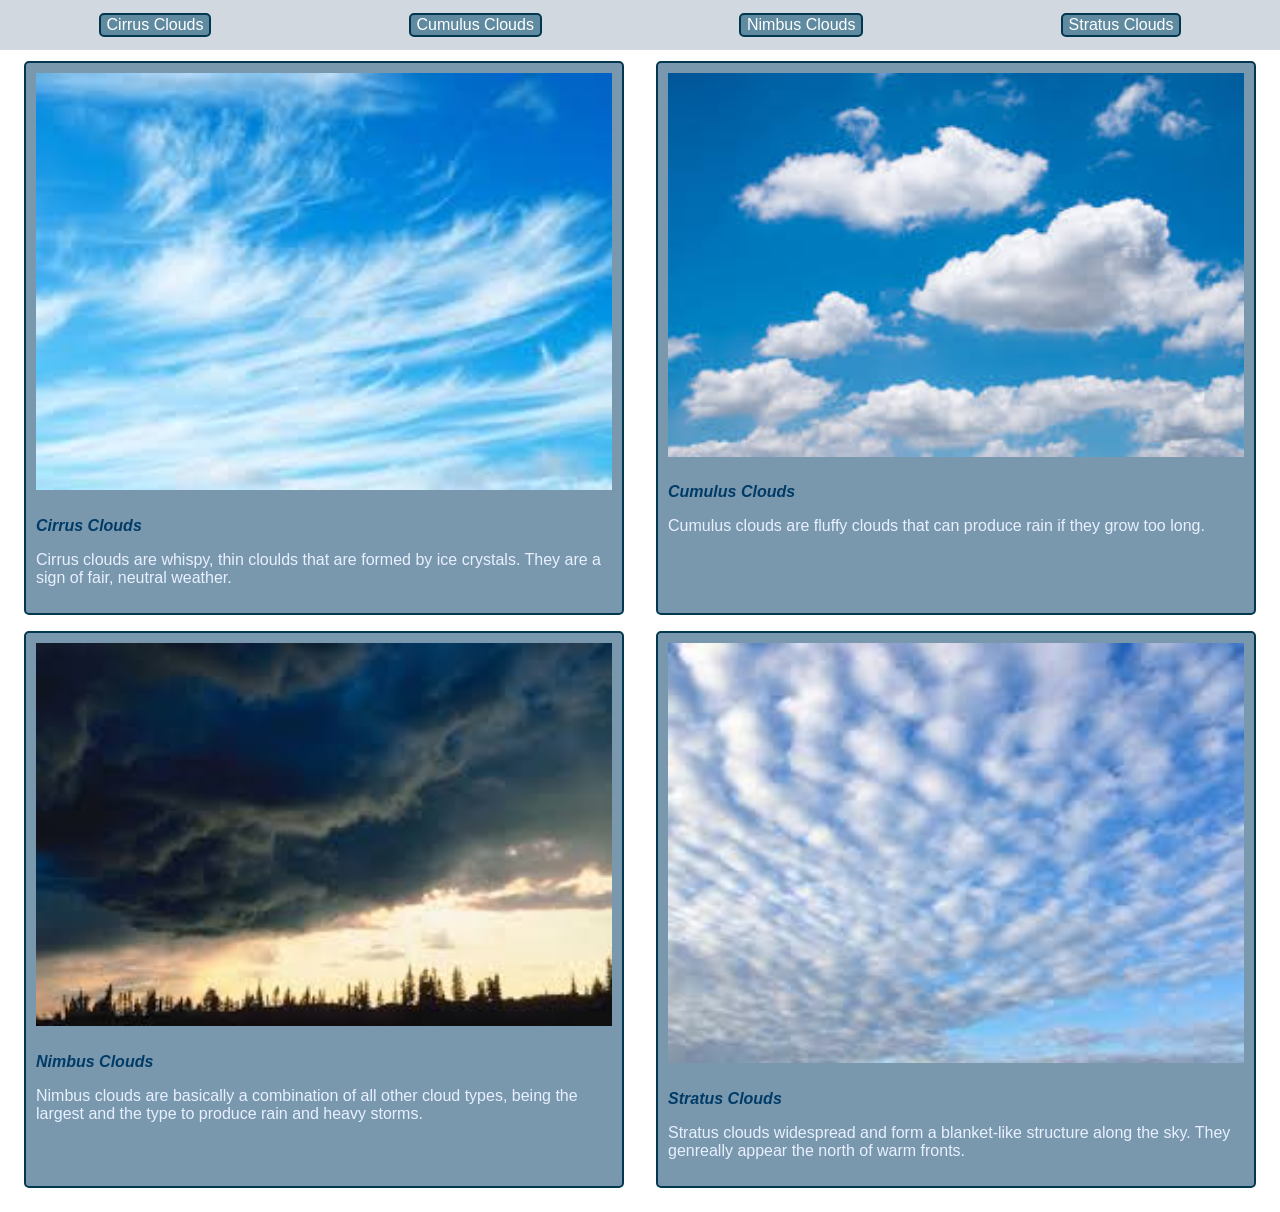
<file: Week4/index.html>
<!DOCTYPE html>
<html lang="en">
<head>
    <meta charset="UTF-8">
    <meta name="viewport" content="width=device-width, initial-scale=1.0">
    <title>Week 4 Website</title>
    <style>
        *{
            font-size: 16px;
            font-family:'Lucida Sans', 'Lucida Sans Regular', 'Lucida Grande', 'Lucida Sans Unicode', Geneva, Verdana, sans-serif
        }

        @media only screen and (max-width: 720px) {
            *{
                font-size: 12px;
            }
        }

        .fixed {
            background-color: rgb(210, 216, 223);
            height: 50px;
            position: fixed;
            top: 0px;
            left: 0px;
            width: 100vw;
            z-index: 10;
            display:flex;
            align-items: auto;
            flex-wrap: wrap;
            align-content: space-around;
            flex-direction: row;
            justify-content: space-around;
        }

        .buttons {
            background-color:rgb(95, 138, 160);
            color: white;
            border: 2px solid rgb(2, 56, 79);
            border-radius: 5px;
        }

        h1 {
            color: rgb(0, 59, 104);
            font-family:Verdana, Geneva, Tahoma, sans-serif;
            font-style: italic;
        }

        h2 {
            margin-bottom: 30px;
        }

        p {
            color: rgb(232, 240, 255);
        }

        .cards{
            display:flex;
            align-items: auto;
            flex-wrap: wrap;
            align-content: space-around;
            flex-direction: row;
            justify-content: space-around;
        }

        .cards > div {
            background-color: rgb(121, 152, 173);
            color: rgb(0, 0, 0); 
            margin-bottom: 16px;
            border: 2px solid rgb(2, 56, 79);
            border-radius: 5px;
            box-sizing: border-box;
            padding: 10px; 
            flex-basis: 600px;
        }

        .cards > div img {
            width: 100%;
            object-fit: height;
            margin-bottom: 12px;
        }

    </style>
</head>
<body>
    <div class="fixed">
        <button class="buttons">Cirrus Clouds</button>
        <button class="buttons">Cumulus Clouds</button>
        <button class="buttons">Nimbus Clouds</button>
        <button class="buttons">Stratus Clouds</button>
    </div>
    
    <div>
        <h2>Week 4 Website</h2>
        <div class="cards">
            <div>
                <img src="./assets/Cirrus.jpg"></img>
                <h1>Cirrus Clouds</h1>
                <p>Cirrus clouds are whispy, thin cloulds that are formed by ice crystals. They are a sign of fair, neutral weather.</p>
            </div>
    
            <div>
                <img src="./assets/Cumulus.jpg"></img>
                <h1>Cumulus Clouds</h1>
                <p>Cumulus clouds are fluffy clouds that can produce rain if they grow too long. </p>
            </div>
    
            <div>
                <img src="./assets/Nimbus.jpg"></img>
                <h1>Nimbus Clouds</h1>
                <p>Nimbus clouds are basically a combination of all other cloud types, being the largest and the type to produce rain and heavy storms.</p>
            </div>
            <div>
                <img src="./assets/Stratus.jpg"></img>
                <h1>Stratus Clouds</h1>
                <p>Stratus clouds widespread and form a blanket-like structure along the sky. They genreally appear the north of warm fronts.</p>
            </div>
        </div>
    </div>
</body>
</html>
</file>
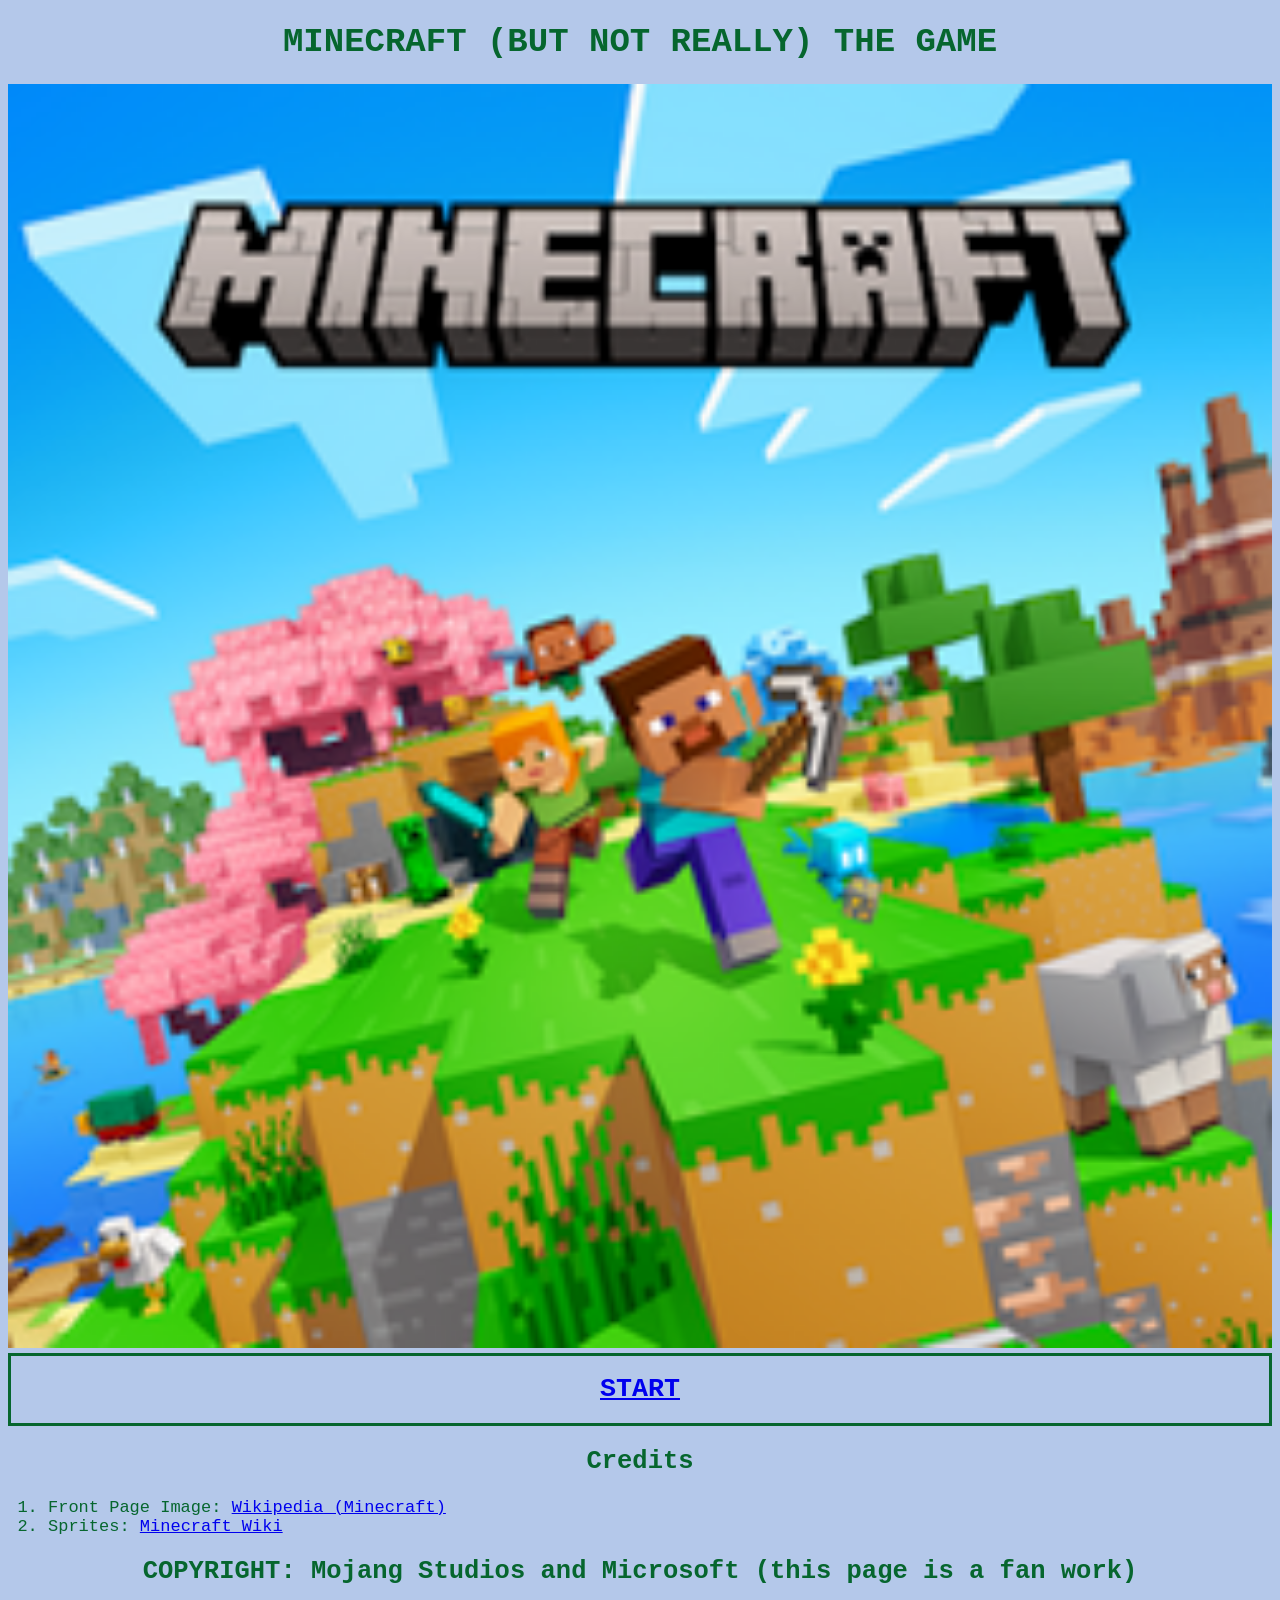
<file: Week2/FirstGameWeb/index.html>
<!DOCTYPE html>
<html lang="en">
<head>
    <meta charset="UTF-8">
    <meta name="viewport" content="width=device-width, initial-scale=1.0">
    <title>First Game</title>
</head>
 <h1 style="font-family:monospace; text-align:center; color:rgb(6, 102, 46)">MINECRAFT (BUT NOT REALLY) THE GAME</h1>

<body style="background-color:rgb(180, 200, 234); font-family:monospace; font-size:17px; color:rgb(6, 102, 46)">
    <img src=".\SpriteAssets\Minecraft.png" style="width:100%"></img>

    <button class="start-button" style="background-color: transparent; width:100%; border:3px solid rgb(6, 102, 46)"><h1 style="text-align:center; font-family:monospace; color:rgb(6, 95, 133)"><a href="./game.html">START</a></h1></button>


    <section id="credits">
        <h2 style="text-align:center;">Credits
        </h2>
        <ol>
            <li>Front Page Image: <a href="https://en.wikipedia.org/wiki/Minecraft">Wikipedia (Minecraft)</a></li>
            <li>Sprites: <a href="https://minecraft.wiki/">Minecraft Wiki</a></li>
        </ol>
    </section>

        <h2 style="font-family:monospace; text-align:center; color:rgb(6, 102, 46)">COPYRIGHT: Mojang Studios and Microsoft (this page is a fan work)</h2>

</body>
</html>
</file>
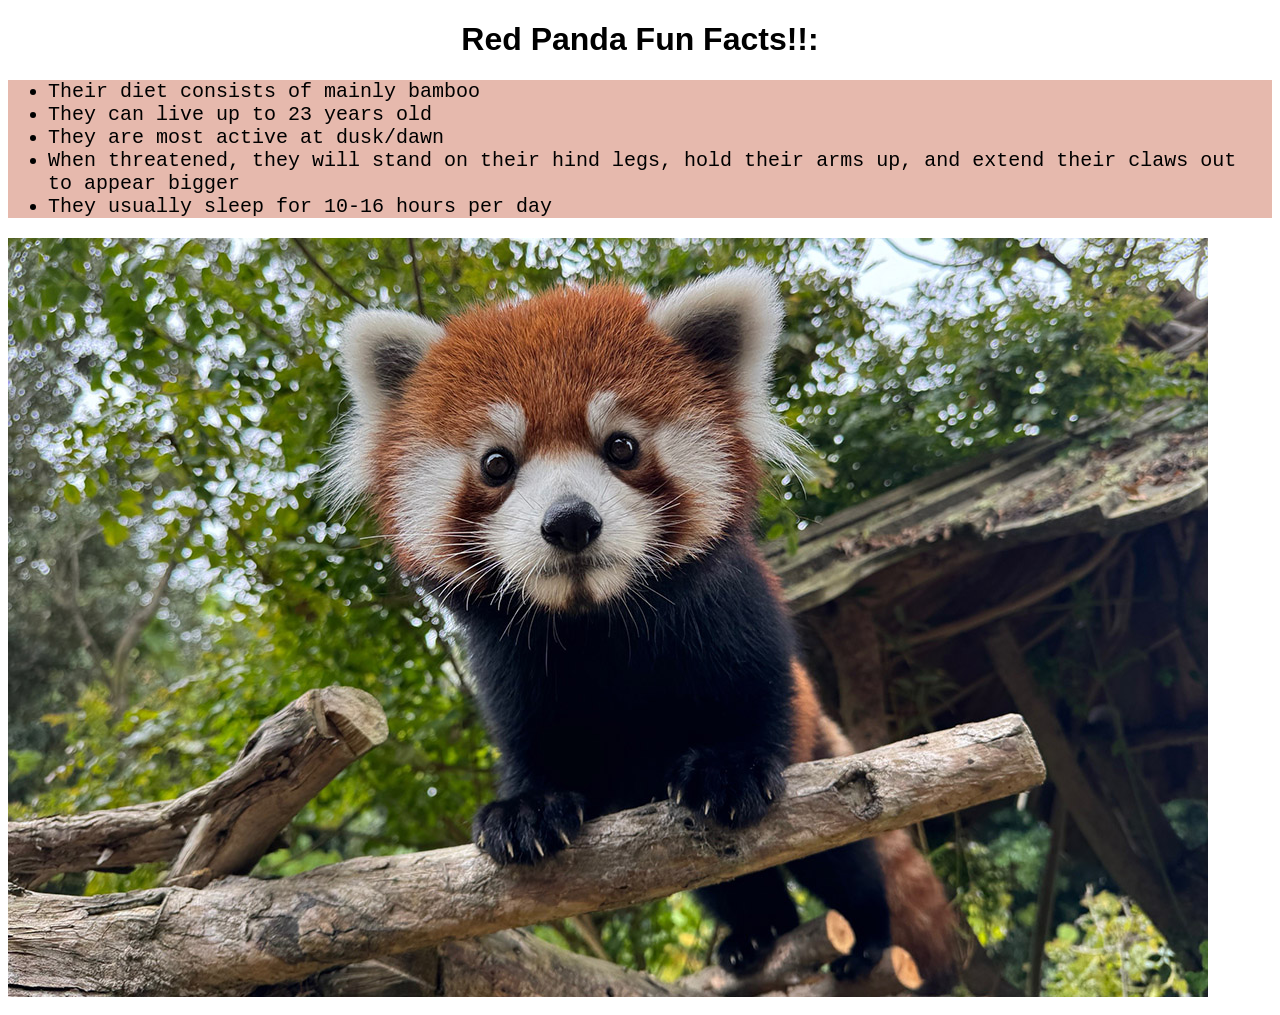
<file: Week2/FirstWebsite/index.html>
<!DOCTYPE html>
<html lang="en">
<head>
    <meta charset="UTF-8">
    <meta name="viewport" content="width=device-width, initial-scale=1.0">
    <title>My First Page</title>
</head>
<body>
    <h1 style= "text-align: center; font-family:'Segoe UI', Tahoma, Geneva, Verdana, sans-serif">Red Panda Fun Facts!!:</h1>
    
    <style>
    .facts
    {background-color:rgb(230, 185, 173); font-size:20px; font-family:monospace;}
    </style>
        <ul class="facts">
            <li>Their diet consists of mainly bamboo</li>
            <li>They can live up to 23 years old</li>
            <li>They are most active at dusk/dawn</li>
            <li>When threatened, they will stand on their hind legs, hold their arms up, and extend their claws out to appear bigger</li>
            <li>They usually sleep for 10-16 hours per day</li>
        </ul>
    
    <div id="RedPanda">
        <img src="./RedPandaImage.jpg"></img>
    </div>

</body>
</html>
</file>
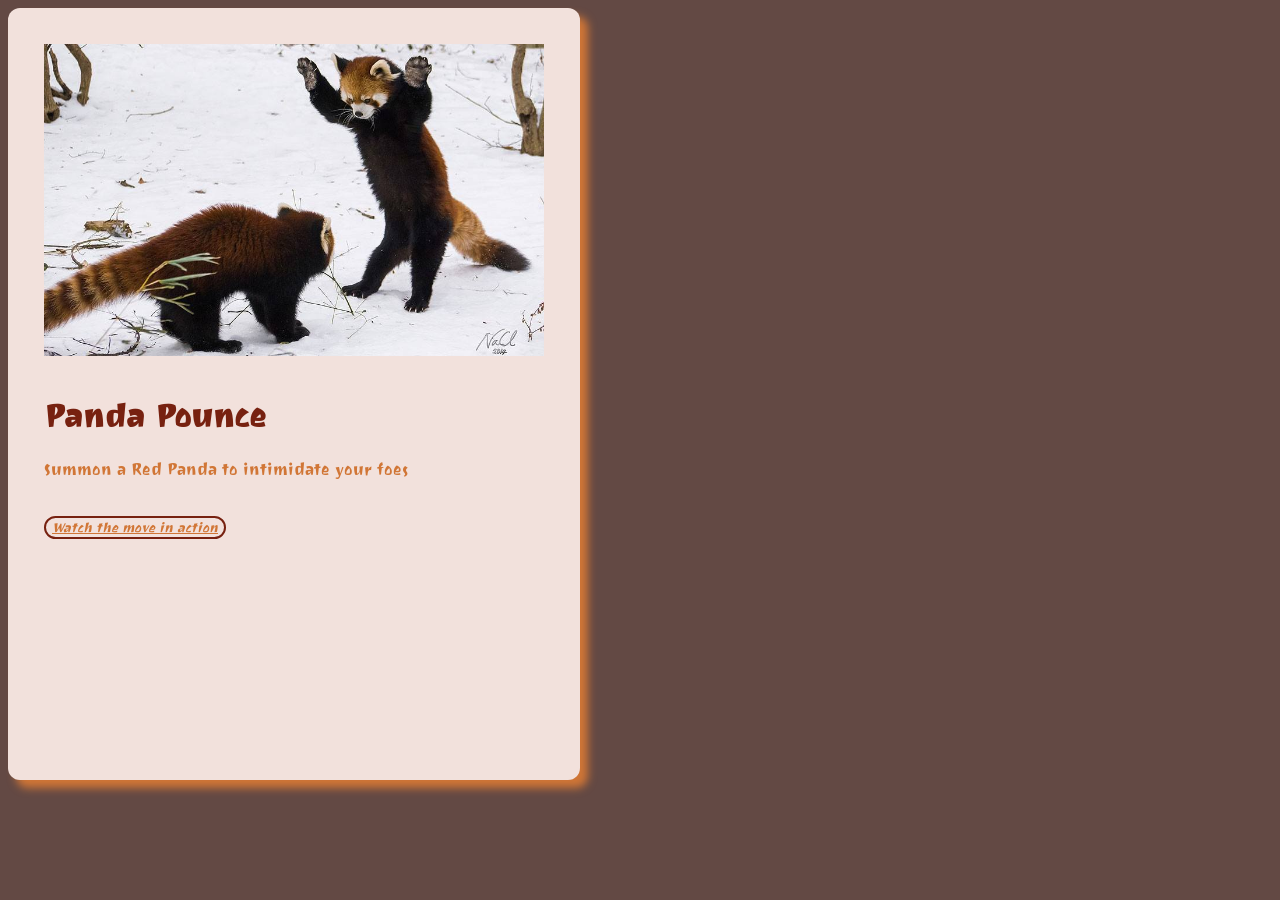
<file: Week3/CSSHomework/index.html>
<!DOCTYPE html>
<html lang="en">
<head>
    <meta charset="UTF-8">
    <meta name="viewport" content="width=device-width, initial-scale=1.0">
    <title>Week 3 Homework</title>
    <style>
    @import url('https://fonts.googleapis.com/css2?family=Joti+One&display=swap');
    </style>
    <link rel="stylesheet" href="./style.css">
</head>
<body>
    
    <div class="card">
        <div>
            <img src="./assets/redpandastand.jpeg"></img>
            <h1>Panda Pounce</h1>
            <p>Summon a Red Panda to intimidate your foes</p>
            <button class="button"><a href="https://www.youtube.com/shorts/jx107R52v0w">Watch the move in action</a></button>
        </div>
    </div>

</body>
</html>
</file>
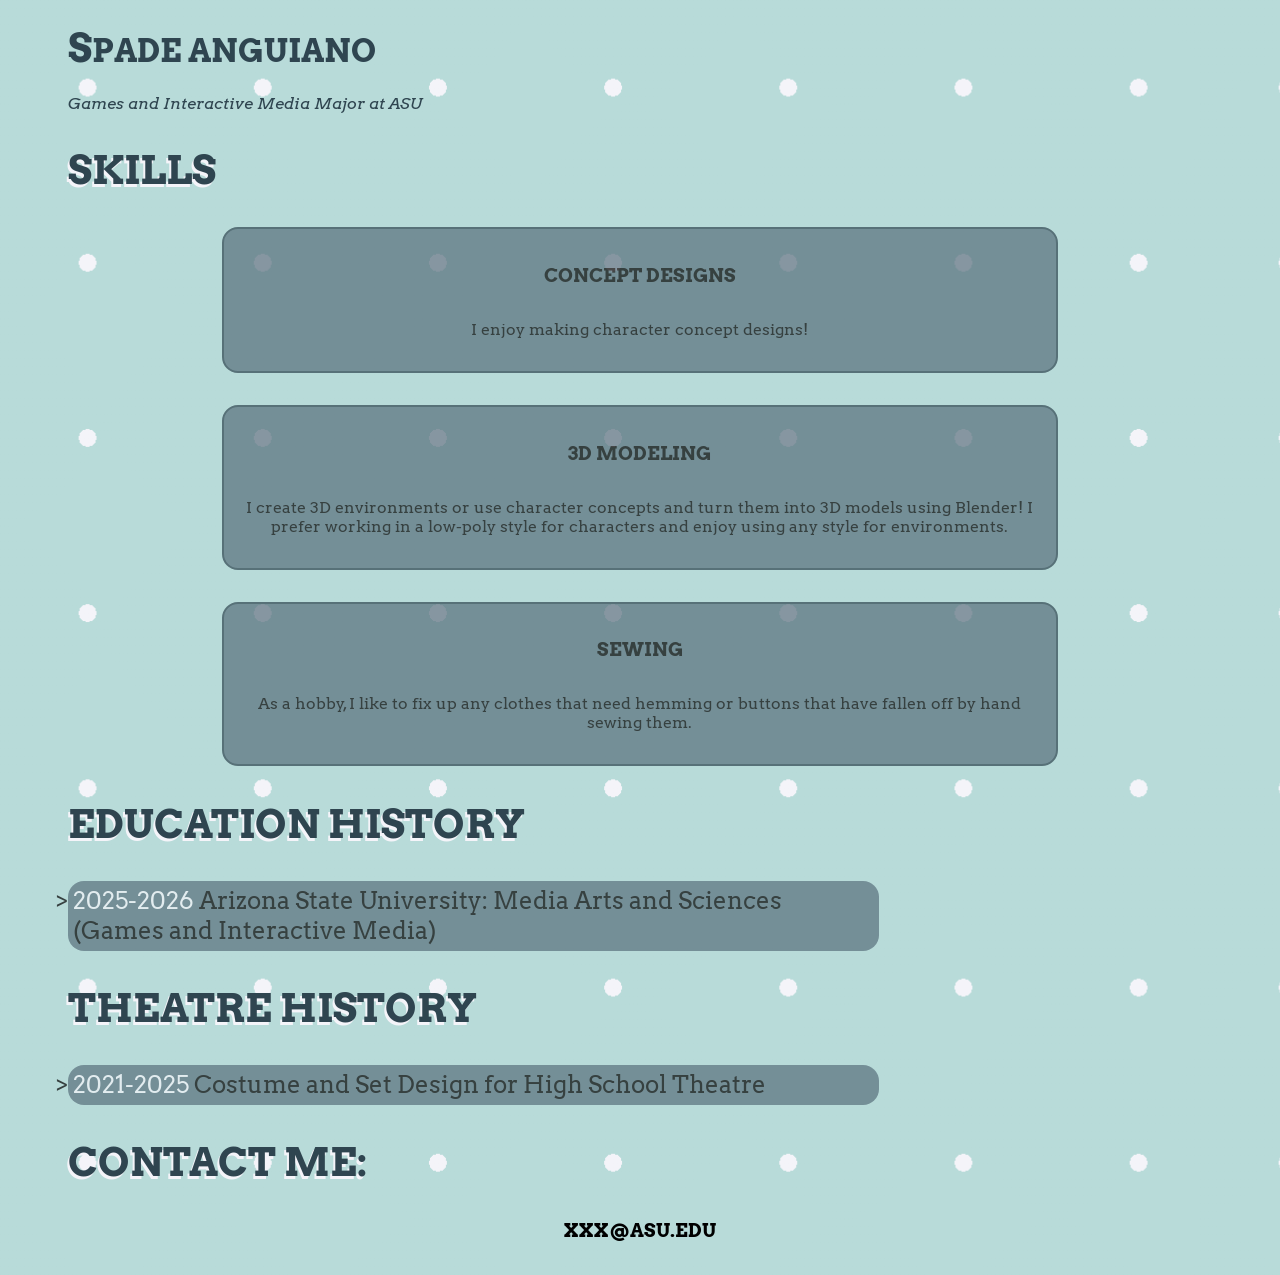
<file: Week3/Portfolio/index.html>
<!DOCTYPE html>
<html lang="en">
<head>
    <meta charset="UTF-8">
    <meta name="viewport" content="width=device-width, initial-scale=1.0">
    <title>Spade Anguiano Portfolio</title>
    <style>
        @import url('https://fonts.googleapis.com/css2?family=Arvo:ital,wght@0,400;0,700;1,400;1,700&family=Bricolage+Grotesque:opsz,wght@12..96,200..800&display=swap');
    </style>
    <link rel="stylesheet" href="./styles.css">

</head>
<body>
    <header>SPADE ANGUIANO</header>
    <div class="title">Games and Interactive Media Major at ASU</div>
    <div class="Skills"></div>
    <h2>Skills</h2>
    <div class="cards">
        <div>
            <h3>Concept Designs</h3><p>I enjoy making character concept designs!</p></div>

        <div>
            <h3>3D Modeling</h3><p>I create 3D environments or use character concepts and turn them into 3D models using Blender! I prefer working in a low-poly style for characters and enjoy using any style for environments.</p></div>

        <div>
            <h3>Sewing</h3><p>As a hobby, I like to fix up any clothes that need hemming or buttons that have fallen off by hand sewing them.</p></div>
    </div>

    <div class="history">
        <h2>EDUCATION HISTORY</h2>
        <ul>
            <li><span class="year">2025-2026</span> Arizona State University: Media Arts and Sciences (Games and Interactive Media)</li>
        </ul>
    </div>

    <div class="history">
        <h2>THEATRE HISTORY</h2>
        <ul>
            <li><span class="year">2021-2025</span> Costume and Set Design for High School Theatre</li>
        </ul>
    </div>

    <footer>
        <h2>Contact Me:</h2>
        <h3>xxx@asu.edu</h3>
    </footer>

</body>
</html>
</file>
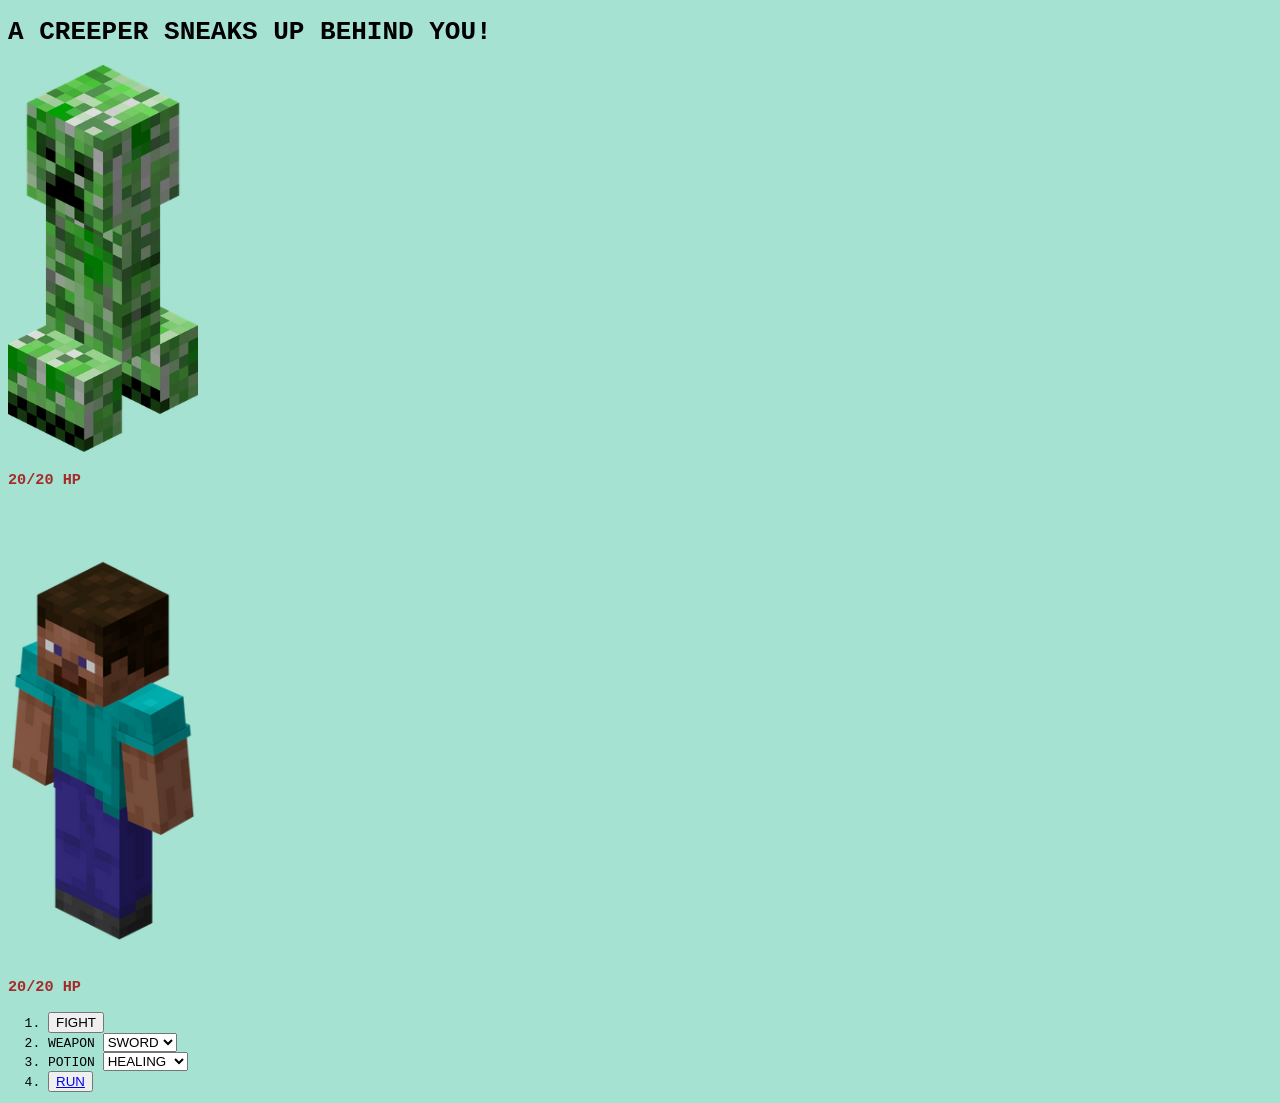
<file: Week2/FirstGameWeb/game.html>
<!DOCTYPE html>
<html lang="en">
<head>
    <meta charset="UTF-8">
    <meta name="viewport" content="width=device-width, initial-scale=1.0">
    <title>WEBPAGE WANTS TO BATTLE!</title>
</head>
<body class="battle" style="background-color:rgb(165, 226, 210); font-family:monospace;">
    <h1>A CREEPER SNEAKS UP BEHIND YOU!
    </h1>
    <section class="creeper">
        <img style="width:15%" src="./SpriteAssets/Creeper.png">
        </img>
        <h3 style="color:brown;">20/20 HP</h3>
    </section>

    <div><p>&nbsp;</p></div>

    <section class="steve">
        <img style="width:15%" src="./SpriteAssets/Steve.png">
        </img>
        <h3 style="color:brown;">20/20 HP</h3>
        <ol>
            <li><button>FIGHT</h1></button></li>
            <li><label id="item" for="item-select">WEAPON</label>
            <select id="item-select">
            <option value="sword">SWORD</option>
            <option value="axe">AXE</option>
            </select>
            </li>
            <li><label id="item" for="item-select">POTION</label>
            <select id="item-select">
            <option value="healing">HEALING</option>
            <option value="harming">HARMING</option>
            </select>
            </li>
             <li><button><a href="./index.html">RUN</a></h1></button>

        </ol>
    </section>
    
</body>
</html>
</file>
<file: Week3/CSSHomework/style.css>
* {
    --body-red: #634944;
    --header-red: #772110;
    --card-background: #F2E1DC;
    --text-color: #D17636;
    font-family: "Joti One"
}

body {
    background-color: var(--body-red);
}

.card {
    height: 700px;
    width: 500px;
    background-color: var(--card-background);
    padding: 36px;
    border-radius: 12px;
    box-shadow: 8px 8px 8px var(--text-color);
}

.card > div img {
    width: 100%;
    object-fit: height;
    margin-bottom: 12px;
}

h1 {
    color: var(--header-red);
}

p {
    color: var(--text-color);
    margin-bottom: 36px;
}

.button {
    background-color: var(--card-background);
    border-style: solid;
    border-radius: 12px;
    border-color: var(--header-red);
}

.button:hover {
    box-shadow: -4px 4px 4px var(--header-red);
    transition: 500ms;
}

.button a{
 color: var(--text-color);
 font-style: italic;
}
</file>
<file: Week3/Portfolio/styles.css>
* {
    color: #000000;
    --charcoal-blue: #2F4550;
    --blue-slate: #586F7C;
    --light-blue: #B8DBD9;
    --ghost-white: #F4F4F9;
    font-family: "Arvo";
}

body {
    background-color: var(--light-blue);
    background-image: url('./assets/pattern.png');
    padding-left: 60px;
    padding-right: 60px;
    padding-top: 0px;
    padding-bottom: 0px;

}

header {
   padding-top: 16px;
   padding-bottom: 16px;
   margin-bottom: 5px; 
   font-family: "Arvo";
   color: var(--charcoal-blue);
   font-size: 32px;
   font-weight: 700;
}
header::first-letter {
    font-size: 40px;
}

.title {
  color: var(--charcoal-blue);
  font-family: "Arvo";
  size: 100px;
  font-weight: 400;
  font-style: italic;
}

p {
    text-align: center;
}

h2 {
  color: var(--charcoal-blue);
  font-size: 40px;
  font-family: "Arvo", serif;
  font-weight: 700;
  font-style: normal;
  margin-bottom: 32px;
  text-transform: uppercase;
  text-shadow: -2px 3px 0px var(--ghost-white);
}

h3 {
  text-align: center;
  color: var(--slate-blue);
  font-family: "Arvo", serif;
  font-weight: 700;
  font-style: normal;
  margin-bottom: 32px;
  text-transform: uppercase;
}

.cards div {
    background-color: var(--blue-slate);
    opacity: .7;
    padding: 16px;
    border: 2px solid var(--charcoal-blue);
    border-radius: 16px;
    width: 70%;
    margin-right: auto;
    margin-left: auto;
    margin-bottom: 32px;
}

.cards div:hover {
    background-color: var(--ghost-white);
    box-shadow: -8px 8px var(--blue-slate);
    transition: all 1s;
}

.history > ul {
    font-size: 24px;
    background-color: var(--blue-slate);
    opacity: .7;
    padding: 5px;
    border-radius: 16px;
    width: 70%;
}

.history > ul li::marker {
    content: "> ";
}

.year {
    color: var(--ghost-white);
}
</file>
